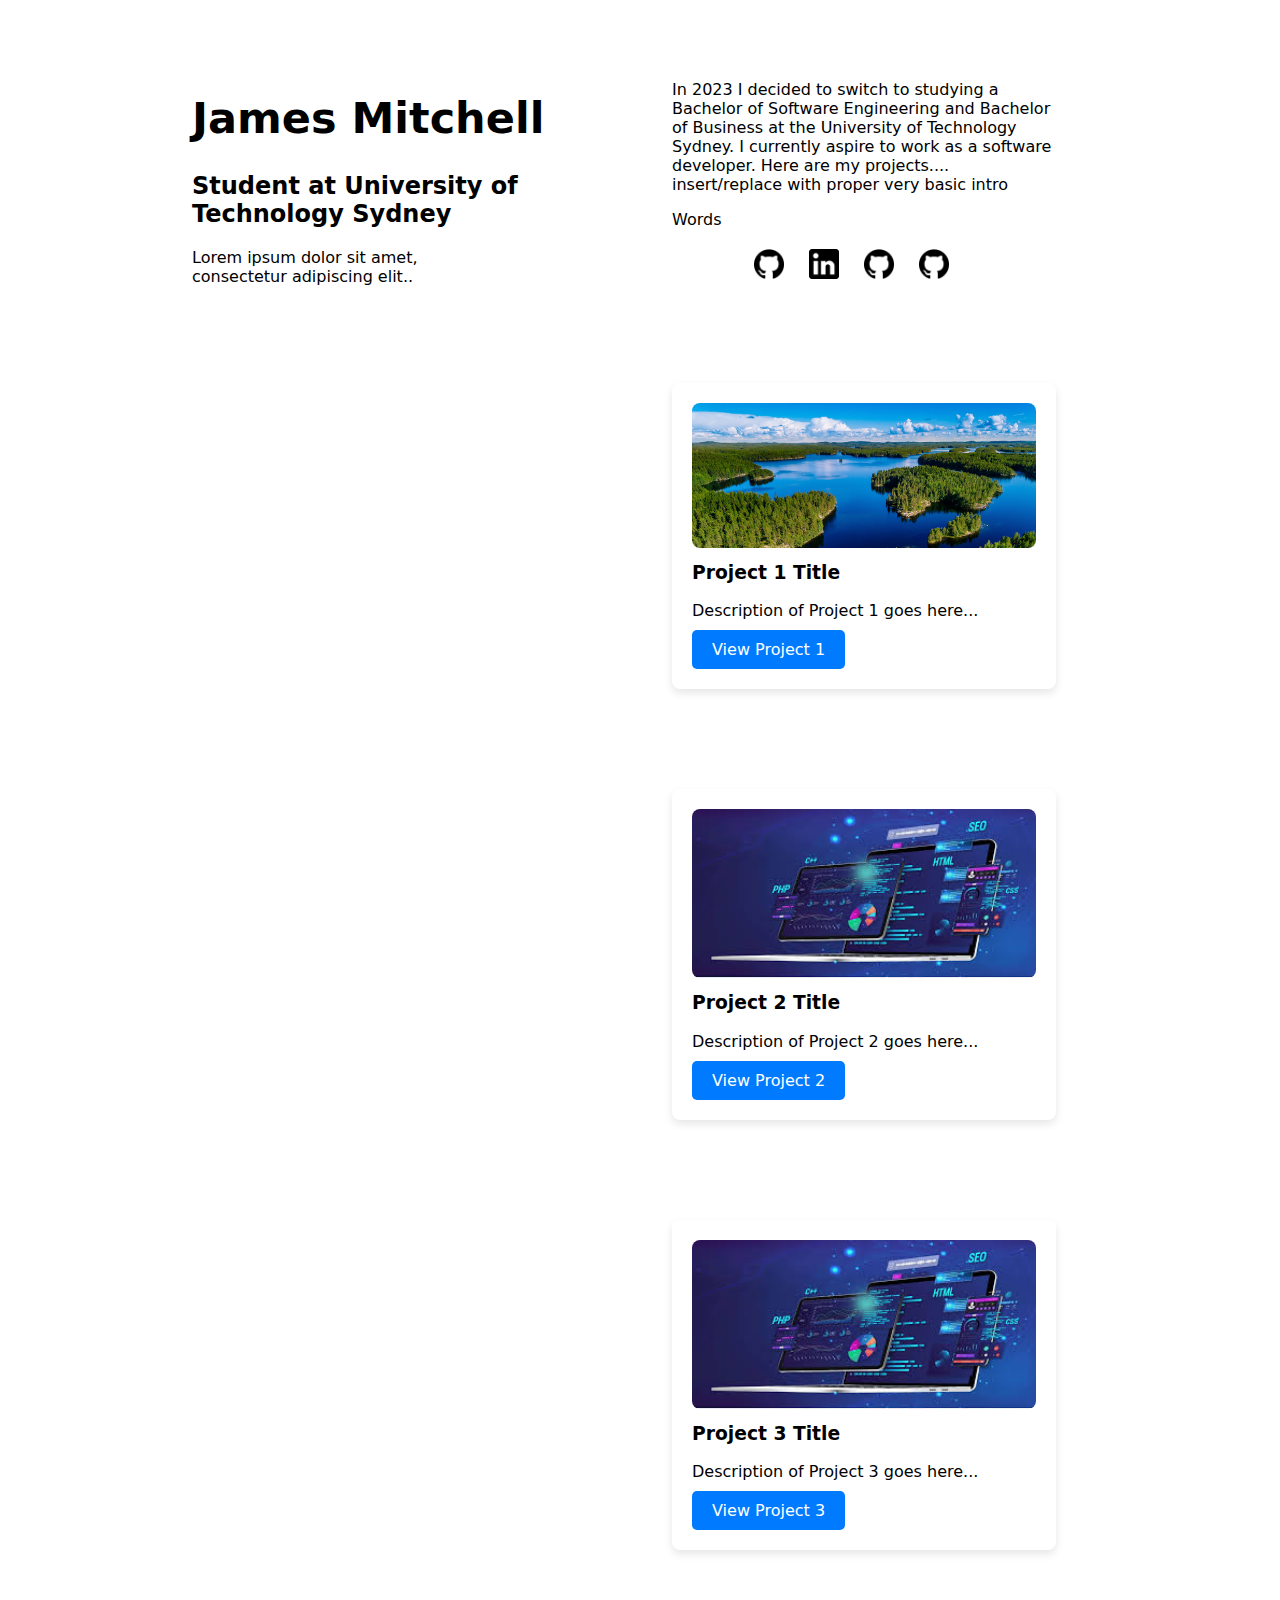
<file: index.html>
<!DOCTYPE html>
<html lang="en">

<head>
    <meta charset="UTF-8" />
    
    <title>JamesMitchell</title>
    <link rel="stylesheet" href="style.css">
    <!-- <link href='https://unpkg.com/boxicons@2.1.4/css/boxicons.min.css' rel='stylesheet'> -->
</head>


<body>

    <!-- <div class="topnav">
        <a class="active" href="#home">James Mitchell</a>
        <a href="#news">News</a>
        <a href="#contact">Contact</a>
        <a href="#about">About</a>
        <a class="github"href="#about">Github</a>
    </div> -->



    
    <!-- <button onclick="toggleMode()">Toggle Mode</button> -->


    <div class="row">
        <div class="column side">
          <h1 class="name">James Mitchell</h1>
          <h2 class="university">Student at University of Technology Sydney</h2>
          <p class="nameparagraph">Lorem ipsum dolor sit amet, consectetur adipiscing elit..</p>
        </div>
        
        <div class="column middle">
          <!-- <h2>Main Content</h2> -->
          <p>In 2023 I decided to switch to studying a Bachelor of Software Engineering and Bachelor of Business at the University of Technology Sydney. I currently aspire to work as a software developer. Here are my projects.... insert/replace with proper very basic intro</p>          
          <p> Words </p>

          <div class="photo-links">
            <a href="https://github.com/jameswrites" target="_blank">
              <img src="images\github-logo.png" alt="GitHub">
            </a>
            <a href="https://github.com/jameswrites" target="_blank">
              <img src="images\linkedIn.png" alt="LinkedIn">
            </a>
            <a href="https://github.com/jameswrites" target="_blank">
              <img src="images\github-logo.png" alt="GitHub">
            </a>
            <a href="https://github.com/jameswrites" target="_blank">
              <img src="images\github-logo.png" alt="GitHub">
            </a>
            <!-- <button onclick="toggleMode()">Toggle Mode
              <img src="images\github-logo.png" alt="GitHub">
            </button> -->
          </div>

          <div class="projects">
            <div class="project-card">
                <img src="images\sample-big-image.jpg" alt="Project 1 Image">
                <div class="project-info">
                    <h3>Project 1 Title</h3>
                    <p>Description of Project 1 goes here...</p>
                    <a href="randombusiness\randombusiness.html" target="_blank">View Project 1</a>
                </div>
            </div>

            <div class="project-card">
                <img src="images\sample-web-project.jpg" alt="Project 2 Image">
                <div class="project-info">
                    <h3>Project 2 Title</h3>
                    <p>Description of Project 2 goes here...</p>
                    <a href="project2.html" target="_blank">View Project 2</a>
                </div>
            </div>

            <div class="project-card">
              <img src="images\sample-web-project.jpg" alt="Project 2 Image">
              <div class="project-info">
                  <h3>Project 3 Title</h3>
                  <p>Description of Project 3 goes here...</p>
                  <a href="project3.html" target="_blank">View Project 3</a>
              </div>
          </div>
            <!-- Add more project cards as needed -->
          </div>


        </div>
        
        <!-- <div class="column side">
          <h2>Side</h2>
          <p>Lorem ipsum dolor sit amet, consectetur adipiscing elit..</p>
        </div> -->
    </div>



    <!-- <footer>
      <div class="container">
        <h2>Contact Me</h2>
        <p>Feel free to reach out. I'd love to hear from you!</p>

        <form action="#" method="post">
            <label for="name">Your Name:</label>
            <input type="text" id="name" name="name" required>

            <label for="email">Your Email:</label>
            <input type="email" id="email" name="email" required>

            <label for="message">Your Message:</label>
            <textarea id="message" name="message" rows="4" required></textarea>

            <button type="submit">Send Message</button>
            
            
        </form>
      </div>
    </footer> -->



    <script type="module" src="/main.js"></script>
</body>
</file>
<file: style.css>
/* Default light mode styles */
/* :root {
  --bg-color: #ffffff;
  --text-color: #000000;
} */
/* body {
  background-color: var(--bg-color);
  color: var(--text-color);
} */
/* Dark mode styles */
/* .dark-mode {
  --bg-color: #000000; 
  --text-color: #ffffff; 
} */


html {
    scroll-behavior: smooth;
}

body {
    font-family: system-ui;
    margin: 0;
}



.row {
  margin-left: 15%; 
  margin-right: 10%; 
  margin-top: 5%;
}




.column {
  float: left;
  
}

/* Left and right column */
.column.side {
  width: 40%;
  margin-right: 5%;
  margin-bottom: 10%
}

/* Middle column */
.column.middle {
  width: 40%;
  margin-left: 5%;
  
}

/* Responsive layout - makes the three columns stack on top of each other instead of next to each other */
@media screen and (max-width: 1100px) {     /* pixle length here determines how many pixles wide until stacking of columns */
  .column.side, .column.middle {
    width: 100%;
  }
}



/* name (James Mitchell) */
.name {
  font-size: 43px;
}
.university {
  /* color: #007bff; */
}
/* paragraph under name */
.nameparagraph {
  margin-right: 25%;
}



/* CSS for photo links */
.photo-links {
  margin-top: 20px;
  display: flex; /* Use flexbox */
  flex-wrap: wrap; /* Allow items to wrap to the next line */
  justify-content: center;
}

.photo-links a {
  display: inline-block; /* Make anchor tags behave like inline-block elements */
  margin-right:25px; /* Add spacing between links */
}

/* .photo-links button {
  display: inline-block; 
  margin-right:25px; 
} */

.photo-links img {
  width: 30px; /* Set the width of the images */
  height: auto; /* Automatically adjust height while maintaining aspect ratio */
}



/* CSS for project cards */
.projects {
  margin-top: 100px;
}
.project-card {
  /* border: 1px solid #ddd; Add a border */
  border-radius: 8px; /* Rounded corners */
  padding: 20px; /* Add some padding */
  margin-bottom: 100px; /* Add space between cards */
  box-shadow: 0 4px 8px rgba(0, 0, 0, 0.1); /* Add a subtle shadow */
  
}

.project-card img {
  width: 100%;
  height: 100%;
  object-fit: cover; 
  /* max-width: 100%; */ /* Make sure images don't overflow */
  border-radius: 8px; /* Rounded corners for images */
}

.project-info {
  margin-top: 10px; /* Add space between image and info */
}

.project-info h3 {
  margin-top: 0; /* Remove default margin */
}

.project-info p {
  margin-bottom: 10px; /* Add space between paragraphs */
}

.project-info a {
  display: inline-block; /* Make the link a block element */
  background-color: #007bff; /* Blue background */
  color: #ffffff; /* White text */
  padding: 10px 20px; /* Add padding */
  border-radius: 5px; /* Rounded corners */
  text-decoration: none; /* Remove underline */
}

.project-info a:hover {
  background-color: #0071ea; /* Darker blue on hover */
  color: white;
}






/* Navigation bar */

/* Add a black background color to the top navigation */
.topnav {
  /* background-color: #d8d8d8; */
  overflow: hidden;
}

/* Style the links inside the navigation bar */
.topnav a {
  float: left;
  color: #454545;
  text-align: center;
  padding: 14px 16px;
  text-decoration: none;
  font-size: 17px;
}

/* Change the color of links on hover */
.topnav a:hover {
  /* background-color: #ddd; */
  color: rgb(180, 180, 180);
}

/* Add a color to the active/current link */
.topnav a.active {
  /* background-color: #04AA6D; */
  color: #47c1f1;
  font-weight: bolder;
}

.topnav a.github {
  color: #dcacf2;
}




/* NameDescription */
.namedescription {
  
}

.namedescription a {
  font-size: 50px;
  font-weight: bolder;
  text-decoration: none; /*seems to get rid of the underline */
  color: #454545;

  padding-top: 100px;
}

















/* Okay so this literally jsut sticks it stuck to the bottom of the screen so you cnat see content behind it so not good */
/* footer {
  position: fixed;
  bottom: 0;
  width: 100%; 
  background-color: #f2f2f2; 
  padding: 20px; 
  text-align: center; 
} */
</file>
